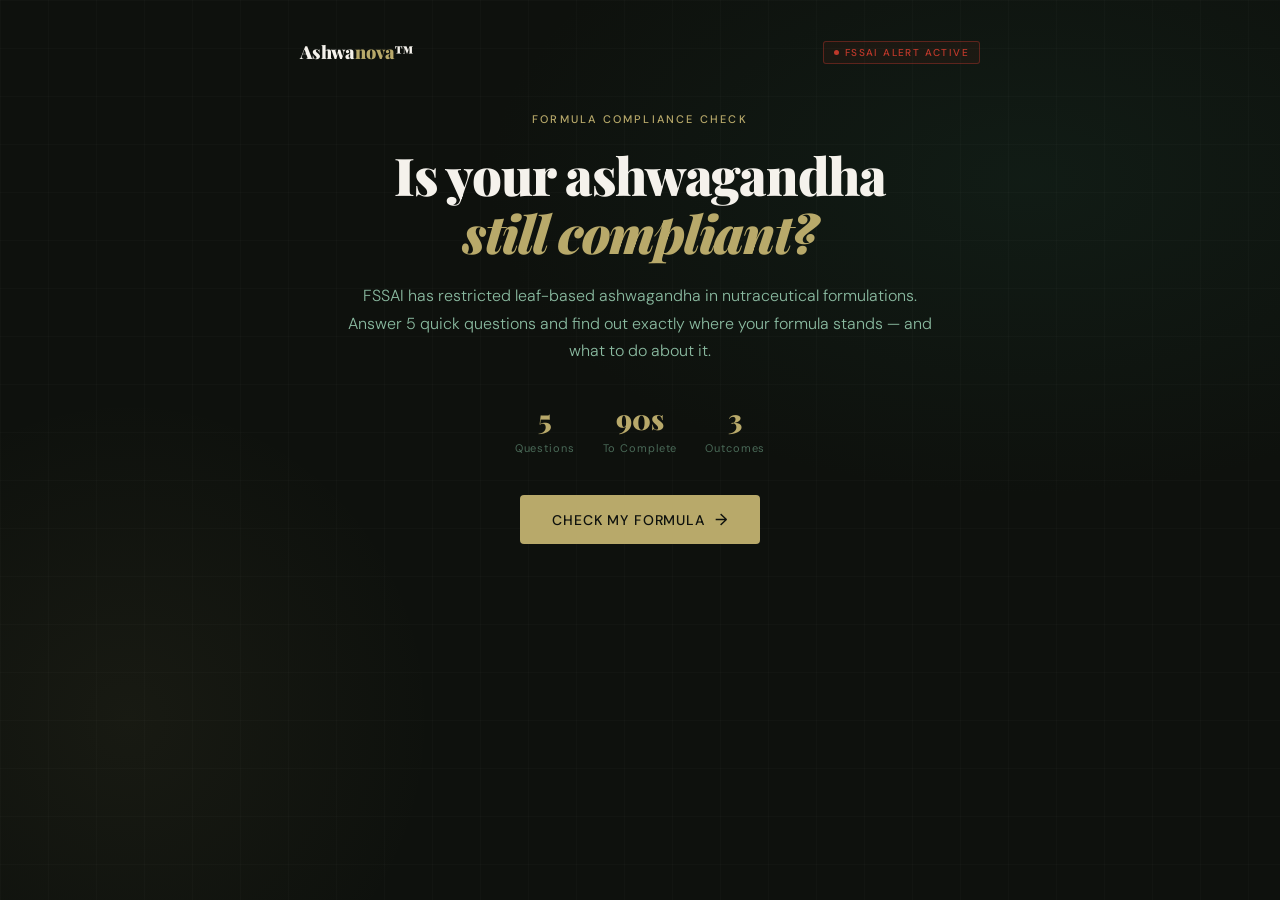
<file: formula-check.html>
<!DOCTYPE html>
<html lang="en">
<head>
<meta charset="UTF-8">
<meta name="viewport" content="width=device-width, initial-scale=1.0">
<title>Formula Compliance Check — Ashwanova</title>
<link href="https://fonts.googleapis.com/css2?family=Playfair+Display:ital,wght@0,700;0,900;1,700&family=DM+Sans:opsz,wght@9..40,300;9..40,400;9..40,500&display=swap" rel="stylesheet">
<style>
*, *::before, *::after { box-sizing: border-box; margin: 0; padding: 0; }

:root {
  --dark:    #0E110D;
  --green:   #1A3C2E;
  --green2:  #224D3A;
  --cream:   #F5F2EC;
  --gold:    #B8A96A;
  --gold2:   #D4C27A;
  --red:     #C0392B;
  --amber:   #C17F24;
  --ok:      #2D7D5A;
  --dimtext: #8ABAA0;
  --muted:   #4A6A58;
  --serif:   'Playfair Display', Georgia, serif;
  --sans:    'DM Sans', sans-serif;
}

html, body {
  background: var(--dark);
  font-family: var(--sans);
  min-height: 100vh;
  color: var(--cream);
  overflow-x: hidden;
}

/* ── BACKGROUND ── */
.bg-layer {
  position: fixed; inset: 0; z-index: 0; pointer-events: none;
  background:
    radial-gradient(ellipse 60% 50% at 80% 20%, rgba(26,60,46,0.25) 0%, transparent 70%),
    radial-gradient(ellipse 40% 60% at 10% 80%, rgba(184,169,106,0.06) 0%, transparent 60%),
    var(--dark);
}
.bg-grid {
  position: fixed; inset: 0; z-index: 0; pointer-events: none;
  background-image:
    linear-gradient(rgba(255,255,255,0.015) 1px, transparent 1px),
    linear-gradient(90deg, rgba(255,255,255,0.015) 1px, transparent 1px);
  background-size: 48px 48px;
}

/* ── WRAPPER ── */
.shell {
  position: relative; z-index: 1;
  min-height: 100vh;
  display: flex; flex-direction: column; align-items: center;
  padding: 40px 20px 80px;
}

/* ── HEADER ── */
.top-bar {
  width: 100%; max-width: 680px;
  display: flex; justify-content: space-between; align-items: center;
  margin-bottom: 48px;
}
.logo {
  font-family: var(--serif);
  font-size: 18px; font-weight: 900;
  letter-spacing: -0.01em;
  color: var(--cream);
}
.logo span { color: var(--gold); }
.fssai-tag {
  font-size: 10px; font-weight: 500;
  letter-spacing: 0.14em; text-transform: uppercase;
  color: var(--red);
  border: 0.5px solid rgba(192,57,43,0.4);
  background: rgba(192,57,43,0.07);
  border-radius: 3px;
  padding: 4px 10px;
  display: flex; align-items: center; gap: 6px;
}
.fssai-tag::before {
  content: ''; width: 5px; height: 5px; border-radius: 50%;
  background: var(--red);
  animation: blink 1.4s ease-in-out infinite;
}
@keyframes blink { 0%,100%{opacity:1} 50%{opacity:0.2} }

/* ── INTRO SCREEN ── */
.intro {
  max-width: 600px; width: 100%;
  text-align: center;
  animation: fadeUp 0.6s ease forwards;
}
.intro .eyebrow {
  font-size: 11px; font-weight: 500;
  letter-spacing: 0.2em; text-transform: uppercase;
  color: var(--gold); margin-bottom: 20px;
}
.intro h1 {
  font-family: var(--serif);
  font-size: clamp(32px, 6vw, 52px);
  font-weight: 900; line-height: 1.12;
  letter-spacing: -0.025em;
  margin-bottom: 20px;
}
.intro h1 em { font-style: italic; color: var(--gold); }
.intro p {
  font-size: 16px; font-weight: 300;
  line-height: 1.7; color: var(--dimtext);
  margin-bottom: 36px;
}
.intro .meta-row {
  display: flex; justify-content: center; gap: 28px;
  margin-bottom: 40px;
}
.intro .meta-item {
  display: flex; flex-direction: column; align-items: center; gap: 4px;
}
.intro .meta-num {
  font-family: var(--serif);
  font-size: 28px; font-weight: 900;
  color: var(--gold);
}
.intro .meta-lbl {
  font-size: 11px; font-weight: 400;
  color: var(--muted); letter-spacing: 0.08em;
}

/* ── BUTTONS ── */
.btn-primary {
  display: inline-flex; align-items: center; gap: 10px;
  background: var(--gold);
  color: var(--dark);
  font-family: var(--sans);
  font-size: 14px; font-weight: 500;
  letter-spacing: 0.06em; text-transform: uppercase;
  padding: 14px 32px;
  border-radius: 4px; border: none;
  cursor: pointer;
  transition: background 0.2s, transform 0.15s;
}
.btn-primary:hover { background: var(--gold2); transform: translateY(-1px); }
.btn-primary .arr { font-size: 16px; }

.btn-ghost {
  display: inline-flex; align-items: center; gap: 8px;
  background: transparent;
  color: var(--dimtext);
  font-family: var(--sans);
  font-size: 13px; font-weight: 400;
  letter-spacing: 0.05em;
  padding: 10px 20px;
  border-radius: 4px;
  border: 0.5px solid rgba(138,186,160,0.25);
  cursor: pointer;
  transition: border-color 0.2s, color 0.2s;
  margin-top: 16px;
}
.btn-ghost:hover { border-color: var(--dimtext); color: var(--cream); }

/* ── PROGRESS BAR ── */
.progress-wrap {
  width: 100%; max-width: 600px;
  margin-bottom: 36px;
}
.progress-meta {
  display: flex; justify-content: space-between;
  font-size: 11px; font-weight: 500;
  letter-spacing: 0.12em; text-transform: uppercase;
  color: var(--muted);
  margin-bottom: 10px;
}
.progress-track {
  height: 3px; background: rgba(255,255,255,0.07);
  border-radius: 2px; overflow: hidden;
}
.progress-fill {
  height: 100%; background: var(--gold);
  border-radius: 2px;
  transition: width 0.5s cubic-bezier(0.4,0,0.2,1);
}

/* ── SCORE BAR ── */
.score-strip {
  width: 100%; max-width: 600px;
  display: flex; gap: 4px;
  margin-bottom: 32px;
}
.score-pip {
  flex: 1; height: 4px; border-radius: 2px;
  background: rgba(255,255,255,0.07);
  transition: background 0.4s ease;
}
.score-pip.green { background: var(--ok); }
.score-pip.amber { background: var(--amber); }
.score-pip.red   { background: var(--red); }

/* ── QUESTION CARD ── */
.q-card {
  width: 100%; max-width: 600px;
  animation: fadeUp 0.45s ease forwards;
}
.q-card .q-num {
  font-size: 11px; font-weight: 500;
  letter-spacing: 0.16em; text-transform: uppercase;
  color: var(--gold); margin-bottom: 14px;
}
.q-card .q-text {
  font-family: var(--serif);
  font-size: clamp(20px, 3.5vw, 28px);
  font-weight: 700; line-height: 1.25;
  letter-spacing: -0.015em;
  margin-bottom: 10px;
}
.q-card .q-sub {
  font-size: 13px; font-weight: 300;
  color: var(--dimtext); line-height: 1.6;
  margin-bottom: 32px;
}

/* ── OPTIONS ── */
.options { display: flex; flex-direction: column; gap: 10px; }

.opt {
  display: flex; align-items: center; gap: 16px;
  background: rgba(255,255,255,0.03);
  border: 0.5px solid rgba(255,255,255,0.09);
  border-radius: 8px;
  padding: 16px 20px;
  cursor: pointer;
  transition: border-color 0.2s, background 0.2s, transform 0.15s;
  position: relative; overflow: hidden;
}
.opt:hover {
  border-color: rgba(184,169,106,0.4);
  background: rgba(184,169,106,0.05);
  transform: translateX(4px);
}
.opt.selected-good {
  border-color: var(--ok);
  background: rgba(45,125,90,0.12);
}
.opt.selected-warn {
  border-color: var(--amber);
  background: rgba(193,127,36,0.12);
}
.opt.selected-bad {
  border-color: var(--red);
  background: rgba(192,57,43,0.12);
}
.opt.selected-neutral {
  border-color: var(--muted);
  background: rgba(74,106,88,0.12);
}
.opt.disabled { pointer-events: none; opacity: 0.45; }

.opt-key {
  width: 28px; height: 28px; flex-shrink: 0;
  border-radius: 50%;
  border: 0.5px solid rgba(255,255,255,0.15);
  display: flex; align-items: center; justify-content: center;
  font-size: 11px; font-weight: 500;
  color: var(--muted); letter-spacing: 0;
  transition: all 0.2s;
}
.opt:hover .opt-key { border-color: var(--gold); color: var(--gold); }
.opt.selected-good .opt-key { background: var(--ok); border-color: var(--ok); color: #fff; }
.opt.selected-warn .opt-key { background: var(--amber); border-color: var(--amber); color: #fff; }
.opt.selected-bad  .opt-key { background: var(--red); border-color: var(--red); color: #fff; }
.opt.selected-neutral .opt-key { background: var(--muted); border-color: var(--muted); color: #fff; }

.opt-text {
  font-size: 15px; font-weight: 400;
  color: var(--cream); line-height: 1.4;
  flex: 1;
}
.opt-note {
  font-size: 11px; font-weight: 300;
  color: var(--dimtext);
  display: block; margin-top: 3px;
}
.opt-badge {
  font-size: 10px; font-weight: 500;
  letter-spacing: 0.1em; text-transform: uppercase;
  padding: 3px 8px; border-radius: 3px;
  flex-shrink: 0;
}
.badge-green { background: rgba(45,125,90,0.2); color: #5DC990; border: 0.5px solid rgba(45,125,90,0.3); }
.badge-amber { background: rgba(193,127,36,0.2); color: #DBA040; border: 0.5px solid rgba(193,127,36,0.3); }
.badge-red   { background: rgba(192,57,43,0.2);  color: #E06050; border: 0.5px solid rgba(192,57,43,0.3); }
.badge-grey  { background: rgba(74,106,88,0.2);  color: var(--dimtext); border: 0.5px solid rgba(74,106,88,0.3); }

/* ── INSIGHT BOX ── */
.insight-box {
  margin-top: 20px;
  border-radius: 8px;
  padding: 16px 20px;
  font-size: 13px; font-weight: 300;
  line-height: 1.6;
  animation: fadeUp 0.35s ease forwards;
  display: none;
}
.insight-box.show { display: block; }
.insight-box.green { background: rgba(45,125,90,0.1); border: 0.5px solid rgba(45,125,90,0.25); color: #7ADAA8; }
.insight-box.amber { background: rgba(193,127,36,0.1); border: 0.5px solid rgba(193,127,36,0.25); color: #DBA040; }
.insight-box.red   { background: rgba(192,57,43,0.1);  border: 0.5px solid rgba(192,57,43,0.25); color: #E08070; }
.insight-box.neutral { background: rgba(74,106,88,0.1); border: 0.5px solid rgba(74,106,88,0.25); color: var(--dimtext); }
.insight-box strong { font-weight: 500; }

.next-btn-wrap { margin-top: 28px; display: none; }
.next-btn-wrap.show { display: block; }

/* ── RESULTS SCREEN ── */
.results {
  width: 100%; max-width: 600px;
  animation: fadeUp 0.6s ease forwards;
  display: none;
}
.results.show { display: block; }

.result-header {
  text-align: center;
  margin-bottom: 36px;
}
.result-icon {
  width: 72px; height: 72px;
  border-radius: 50%;
  display: flex; align-items: center; justify-content: center;
  font-size: 28px;
  margin: 0 auto 20px;
}
.result-icon.red-icon    { background: rgba(192,57,43,0.15); border: 0.5px solid rgba(192,57,43,0.3); }
.result-icon.amber-icon  { background: rgba(193,127,36,0.15); border: 0.5px solid rgba(193,127,36,0.3); }
.result-icon.green-icon  { background: rgba(45,125,90,0.15);  border: 0.5px solid rgba(45,125,90,0.3); }

.result-rating {
  font-size: 11px; font-weight: 500;
  letter-spacing: 0.2em; text-transform: uppercase;
  margin-bottom: 12px;
}
.result-rating.red   { color: #E06050; }
.result-rating.amber { color: #DBA040; }
.result-rating.green { color: #5DC990; }

.result-headline {
  font-family: var(--serif);
  font-size: clamp(24px, 4vw, 36px);
  font-weight: 900; line-height: 1.15;
  letter-spacing: -0.02em;
  margin-bottom: 14px;
}
.result-sub {
  font-size: 15px; font-weight: 300;
  color: var(--dimtext); line-height: 1.7;
}

/* ── SCORE CARD ── */
.score-card {
  background: rgba(255,255,255,0.03);
  border: 0.5px solid rgba(255,255,255,0.09);
  border-radius: 10px;
  padding: 24px 28px;
  margin-bottom: 20px;
}
.score-card .sc-label {
  font-size: 10px; font-weight: 500;
  letter-spacing: 0.16em; text-transform: uppercase;
  color: var(--muted); margin-bottom: 16px;
}
.score-row {
  display: flex; align-items: center;
  justify-content: space-between;
  padding: 10px 0;
  border-bottom: 0.5px solid rgba(255,255,255,0.05);
}
.score-row:last-child { border-bottom: none; }
.score-row .sr-q {
  font-size: 13px; font-weight: 400;
  color: var(--dimtext); flex: 1;
}
.score-row .sr-v {
  font-size: 12px; font-weight: 500;
  padding: 3px 10px; border-radius: 3px;
  margin-left: 12px;
}
.sr-green { background: rgba(45,125,90,0.2); color: #5DC990; }
.sr-amber { background: rgba(193,127,36,0.2); color: #DBA040; }
.sr-red   { background: rgba(192,57,43,0.2); color: #E06050; }
.sr-grey  { background: rgba(74,106,88,0.15); color: var(--dimtext); }

/* ── COMPLIANCE METER ── */
.meter-wrap {
  background: rgba(255,255,255,0.03);
  border: 0.5px solid rgba(255,255,255,0.09);
  border-radius: 10px;
  padding: 24px 28px;
  margin-bottom: 20px;
  text-align: center;
}
.meter-wrap .sc-label {
  font-size: 10px; font-weight: 500;
  letter-spacing: 0.16em; text-transform: uppercase;
  color: var(--muted); margin-bottom: 20px;
}
.meter-arc {
  position: relative;
  width: 160px; height: 80px;
  margin: 0 auto 16px;
}
.meter-arc svg { width: 160px; height: 80px; overflow: visible; }
.meter-score-num {
  font-family: var(--serif);
  font-size: 32px; font-weight: 900;
  margin-bottom: 4px;
}
.meter-score-lbl {
  font-size: 12px; font-weight: 400;
  color: var(--dimtext);
}

/* ── CTA BLOCK ── */
.cta-block {
  background: linear-gradient(135deg, rgba(26,60,46,0.5) 0%, rgba(14,17,13,0.8) 100%);
  border: 0.5px solid rgba(184,169,106,0.2);
  border-radius: 10px;
  padding: 28px;
  margin-bottom: 20px;
  text-align: center;
}
.cta-block h3 {
  font-family: var(--serif);
  font-size: 22px; font-weight: 700;
  margin-bottom: 10px;
}
.cta-block p {
  font-size: 14px; font-weight: 300;
  color: var(--dimtext); line-height: 1.6;
  margin-bottom: 24px;
}
.cta-buttons { display: flex; gap: 12px; justify-content: center; flex-wrap: wrap; }

/* ── EMAIL CAPTURE ── */
.email-block {
  background: rgba(255,255,255,0.03);
  border: 0.5px solid rgba(255,255,255,0.09);
  border-radius: 10px;
  padding: 24px 28px;
  margin-bottom: 20px;
}
.email-block .sc-label {
  font-size: 10px; font-weight: 500;
  letter-spacing: 0.16em; text-transform: uppercase;
  color: var(--muted); margin-bottom: 14px;
}
.email-block p {
  font-size: 14px; font-weight: 300;
  color: var(--dimtext); line-height: 1.6;
  margin-bottom: 18px;
}
.email-row { display: flex; gap: 10px; }
.email-input {
  flex: 1;
  background: rgba(255,255,255,0.05);
  border: 0.5px solid rgba(255,255,255,0.12);
  border-radius: 4px;
  color: var(--cream);
  font-family: var(--sans);
  font-size: 14px; font-weight: 300;
  padding: 12px 16px;
  outline: none;
  transition: border-color 0.2s;
}
.email-input::placeholder { color: var(--muted); }
.email-input:focus { border-color: var(--gold); }
.btn-submit {
  background: var(--gold);
  color: var(--dark);
  font-family: var(--sans);
  font-size: 13px; font-weight: 500;
  letter-spacing: 0.06em;
  padding: 12px 20px;
  border-radius: 4px; border: none;
  cursor: pointer;
  white-space: nowrap;
  transition: background 0.2s;
}
.btn-submit:hover { background: var(--gold2); }
.email-sent {
  display: none;
  font-size: 14px; color: #5DC990;
  font-weight: 300;
  margin-top: 10px;
}
.email-sent.show { display: block; }

.restart-link {
  text-align: center;
  font-size: 12px; color: var(--muted);
  cursor: pointer; letter-spacing: 0.05em;
  margin-top: 8px;
  transition: color 0.2s;
}
.restart-link:hover { color: var(--dimtext); }

/* ── ANIMATIONS ── */
@keyframes fadeUp {
  from { opacity:0; transform:translateY(16px); }
  to   { opacity:1; transform:translateY(0); }
}
.screen { display: none; }
.screen.active { display: flex; flex-direction: column; align-items: center; width: 100%; }

/* ── SHIMMER ON LOAD ── */
.intro { opacity: 0; animation: fadeUp 0.7s 0.1s ease forwards; }
</style>
</head>
<body>

<div class="bg-layer"></div>
<div class="bg-grid"></div>

<div class="shell">

  <div class="top-bar">
    <div class="logo">Ashwa<span>nova</span>™</div>
    <div class="fssai-tag">FSSAI Alert Active</div>
  </div>

  <!-- ══ INTRO SCREEN ══ -->
  <div class="screen active" id="screen-intro">
    <div class="intro">
      <div class="eyebrow">Formula Compliance Check</div>
      <h1>Is your ashwagandha<br><em>still compliant?</em></h1>
      <p>FSSAI has restricted leaf-based ashwagandha in nutraceutical formulations. Answer 5 quick questions and find out exactly where your formula stands — and what to do about it.</p>
      <div class="meta-row">
        <div class="meta-item">
          <div class="meta-num">5</div>
          <div class="meta-lbl">Questions</div>
        </div>
        <div class="meta-item">
          <div class="meta-num">90s</div>
          <div class="meta-lbl">To Complete</div>
        </div>
        <div class="meta-item">
          <div class="meta-num">3</div>
          <div class="meta-lbl">Outcomes</div>
        </div>
      </div>
      <button class="btn-primary" onclick="startGame()">
        Check My Formula <span class="arr">→</span>
      </button>
    </div>
  </div>

  <!-- ══ QUESTION SCREEN ══ -->
  <div class="screen" id="screen-question">

    <div class="progress-wrap">
      <div class="progress-meta">
        <span id="q-label">Question 1 of 5</span>
        <span id="q-score-live">Score: 0</span>
      </div>
      <div class="progress-track">
        <div class="progress-fill" id="prog-fill" style="width:0%"></div>
      </div>
    </div>

    <div class="score-strip" id="score-strip">
      <div class="score-pip" id="pip-0"></div>
      <div class="score-pip" id="pip-1"></div>
      <div class="score-pip" id="pip-2"></div>
      <div class="score-pip" id="pip-3"></div>
      <div class="score-pip" id="pip-4"></div>
    </div>

    <div class="q-card" id="q-card">
      <!-- dynamically populated -->
    </div>

  </div>

  <!-- ══ RESULTS SCREEN ══ -->
  <div class="screen" id="screen-results">
    <div class="results show" id="results-block">
      <!-- dynamically populated -->
    </div>
  </div>

</div>

<script>
// ── QUESTIONS ──
const questions = [
  {
    id: 0,
    num: "01 / 05",
    text: "What part of the ashwagandha plant does your current extract use?",
    sub: "This is the most critical compliance question following FSSAI's updated guidelines.",
    options: [
      { text: "Root only",              note: "Fully aligned with FSSAI guidelines",     badge: "badge-green", level: "good",    points: 2, insight: "<strong>Root-only is the gold standard.</strong> FSSAI's restriction explicitly targets leaf-derived extracts. Root-only formulations are fully compliant and carry no regulatory risk.", color: "green" },
      { text: "Root + Leaf blend",      note: "Mixed extract — compliance risk",          badge: "badge-amber", level: "warn",    points: 1, insight: "<strong>Blended extracts are at risk.</strong> Any leaf content in your extract now creates a compliance vulnerability under FSSAI's updated guidelines. Reformulation is advised.", color: "amber" },
      { text: "Leaf extract",           note: "Non-compliant under FSSAI guidelines",     badge: "badge-red",   level: "bad",     points: 0, insight: "<strong>Immediate compliance risk.</strong> Leaf-based ashwagandha is now restricted by FSSAI in nutraceutical formulations. Your current formula is at risk of non-compliance.", color: "red" },
      { text: "I don't know",           note: "Supply chain transparency gap",            badge: "badge-grey",  level: "neutral", points: 0, insight: "<strong>Not knowing is itself a risk signal.</strong> If you can't confirm plant part used, your supplier's CoA needs urgent review. FSSAI compliance requires documented root-only sourcing.", color: "neutral" }
    ]
  },
  {
    id: 1,
    num: "02 / 05",
    text: "Is your withanolide content standardised to USP specifications?",
    sub: "USP standardisation defines the quality and consistency benchmark for withanolide content.",
    options: [
      { text: "Yes — standardised to ≥4% USP withanolides", note: "Full USP compliance",                    badge: "badge-green", level: "good",    points: 2, insight: "<strong>USP standardisation is the benchmark.</strong> ≥4% total withanolides covering 10 USP bioactives, verified via LC-MS/MS, gives brands the strongest claim foundation.", color: "green" },
      { text: "Standardised but not to USP spec",           note: "Partial quality signal",                 badge: "badge-amber", level: "warn",    points: 1, insight: "<strong>Non-USP standardisation creates claim gaps.</strong> Regulators and sophisticated buyers increasingly expect USP as the quality baseline. This may limit your market access.", color: "amber" },
      { text: "No standardisation",                         note: "Significant quality gap",                badge: "badge-red",   level: "bad",     points: 0, insight: "<strong>Unstandardised extracts carry serious risk.</strong> Without USP standardisation, batch-to-batch consistency is unverifiable — undermining clinical claims and buyer confidence.", color: "red" },
      { text: "Not sure",                                   note: "Supplier verification needed",           badge: "badge-grey",  level: "neutral", points: 0, insight: "<strong>Confirm with your supplier immediately.</strong> USP standardisation must be documented in your CoA. If it's not listed, it probably isn't there.", color: "neutral" }
    ]
  },
  {
    id: 2,
    num: "03 / 05",
    text: "Has your current extract been independently third-party tested?",
    sub: "Third-party testing is the credibility signal that brand owners cannot self-certify.",
    options: [
      { text: "Yes — tested by Eurofins or equivalent accredited lab", note: "Gold standard verification",    badge: "badge-green", level: "good",    points: 2, insight: "<strong>Eurofins-level testing is the credibility benchmark.</strong> Accredited third-party testing removes the conflict of interest that comes with supplier self-certification.", color: "green" },
      { text: "Yes — internal quality testing only",                   note: "Supplier-only — trust gap",    badge: "badge-amber", level: "warn",    points: 1, insight: "<strong>Internal testing has a conflict of interest problem.</strong> Sophisticated buyers and regulators increasingly require third-party verification. This will be questioned.", color: "amber" },
      { text: "No third-party testing",                                note: "Critical credibility gap",     badge: "badge-red",   level: "bad",     points: 0, insight: "<strong>No third-party testing is a significant liability.</strong> In a post-FSSAI environment, brands are under greater scrutiny. The absence of independent verification will surface.", color: "red" },
      { text: "I'm not sure",                                          note: "Supplier check required",      badge: "badge-grey",  level: "neutral", points: 0, insight: "<strong>If you don't know, your supplier probably doesn't either.</strong> Third-party CoAs from accredited labs should be standard documentation — request them immediately.", color: "neutral" }
    ]
  },
  {
    id: 3,
    num: "04 / 05",
    text: "Do you have pharmacokinetic (PK) data for your ashwagandha extract?",
    sub: "PK data — showing how withanolides behave in human plasma — is the rarest and most differentiating proof point.",
    options: [
      { text: "Yes — published PK study in peer-reviewed journal", note: "Category-leading differentiator",  badge: "badge-green", level: "good",    points: 2, insight: "<strong>Published PK data is extremely rare in this category.</strong> It demonstrates not just that your extract contains withanolides — but that they enter the bloodstream, reach peak levels, and sustain over time.", color: "green" },
      { text: "Yes — internal PK data, unpublished",              note: "Valuable but not fully credible",  badge: "badge-amber", level: "warn",    points: 1, insight: "<strong>Internal PK data is a start.</strong> But unpublished studies can't be independently verified and carry limited weight with scientific buyers. Publication strengthens the claim significantly.", color: "amber" },
      { text: "No PK data available",                             note: "Bioavailability unproven",         badge: "badge-red",   level: "bad",     points: 0, insight: "<strong>Without PK data, bioavailability is assumed, not proven.</strong> As the ingredient category matures, brands claiming efficacy without plasma-level evidence will face increasing scrutiny.", color: "red" },
      { text: "What is PK data?",                                 note: "Education needed",                 badge: "badge-grey",  level: "neutral", points: 0, insight: "<strong>Pharmacokinetic data tracks how an ingredient behaves in human plasma.</strong> For ashwagandha, it answers: do withanolides actually reach the bloodstream? At what levels? For how long? This is the next frontier of ingredient proof.", color: "neutral" }
    ]
  },
  {
    id: 4,
    num: "05 / 05",
    text: "Does your current ashwagandha ingredient have a Clean Label Project certification?",
    sub: "Consumer trust is increasingly driven by third-party certification — not just brand claims.",
    options: [
      { text: "Yes — Clean Label Project Certified",           note: "Consumer trust fully activated",      badge: "badge-green", level: "good",    points: 2, insight: "<strong>Clean Label Project certification is the consumer trust signal.</strong> It tells your end buyer that the product has been independently verified for purity, contaminants, and label accuracy.", color: "green" },
      { text: "No — but we're considering it",                 note: "Opportunity gap in progress",         badge: "badge-amber", level: "warn",    points: 1, insight: "<strong>Consider prioritising this.</strong> Consumer-facing clean label certifications are increasingly influencing retailer buyer decisions — particularly in premium wellness segments.", color: "amber" },
      { text: "No — and we haven't considered it",             note: "Consumer trust gap",                  badge: "badge-red",   level: "bad",     points: 0, insight: "<strong>The clean label movement is accelerating.</strong> Without independent certification, your brand's 'clean' claims are unverifiable — an increasingly significant liability in the wellness category.", color: "red" },
      { text: "We have a different certification",             note: "Partial — depends on the cert",       badge: "badge-grey",  level: "neutral", points: 1, insight: "<strong>Other certifications have value — but specificity matters.</strong> Clean Label Project is the most widely recognised consumer trust signal for supplement ingredients. It's worth adding alongside any existing certs.", color: "neutral" }
    ]
  }
];

// ── STATE ──
let currentQ  = 0;
let totalScore = 0;
let answers    = [];
let answered   = false;

function startGame() {
  showScreen('screen-question');
  renderQuestion(0);
}

function showScreen(id) {
  document.querySelectorAll('.screen').forEach(s => s.classList.remove('active'));
  document.getElementById(id).classList.add('active');
}

function renderQuestion(idx) {
  answered = false;
  const q = questions[idx];
  const pct = (idx / 5) * 100;

  document.getElementById('q-label').textContent = `Question ${idx + 1} of 5`;
  document.getElementById('q-score-live').textContent = `Score: ${totalScore}`;
  document.getElementById('prog-fill').style.width = pct + '%';

  const card = document.getElementById('q-card');
  card.style.opacity = '0';
  card.style.transform = 'translateY(12px)';

  let optsHTML = q.options.map((o, i) => `
    <div class="opt" id="opt-${i}" onclick="selectOption(${idx}, ${i})">
      <div class="opt-key">${String.fromCharCode(65+i)}</div>
      <div style="flex:1">
        <div class="opt-text">${o.text}</div>
        ${o.note ? `<span class="opt-note">${o.note}</span>` : ''}
      </div>
      <div class="opt-badge ${o.badge}">${o.level === 'good' ? 'Compliant' : o.level === 'warn' ? 'At Risk' : o.level === 'bad' ? 'Non-Compliant' : 'Unknown'}</div>
    </div>
  `).join('');

  card.innerHTML = `
    <div class="q-num">${q.num}</div>
    <div class="q-text">${q.text}</div>
    <div class="q-sub">${q.sub}</div>
    <div class="options">${optsHTML}</div>
    <div class="insight-box" id="insight-box"></div>
    <div class="next-btn-wrap" id="next-wrap">
      <button class="btn-primary" onclick="nextQuestion(${idx})">
        ${idx < 4 ? 'Next Question <span class="arr">→</span>' : 'See My Results <span class="arr">→</span>'}
      </button>
      <button class="btn-ghost" onclick="nextQuestion(${idx})">Skip this question</button>
    </div>
  `;

  requestAnimationFrame(() => {
    card.style.transition = 'opacity 0.4s ease, transform 0.4s ease';
    card.style.opacity = '1';
    card.style.transform = 'translateY(0)';
  });
}

function selectOption(qIdx, oIdx) {
  if (answered) return;
  answered = true;

  const q = questions[qIdx];
  const o = q.options[oIdx];

  answers[qIdx] = { question: q.text, answer: o.text, level: o.level, points: o.points };
  totalScore += o.points;

  // style classes
  const classMap = { good: 'selected-good', warn: 'selected-warn', bad: 'selected-bad', neutral: 'selected-neutral' };
  const pipMap   = { good: 'green', warn: 'amber', bad: 'red', neutral: 'amber' };

  document.querySelectorAll('.opt').forEach((el, i) => {
    if (i === oIdx) el.classList.add(classMap[o.level]);
    else el.classList.add('disabled');
  });

  // insight
  const box = document.getElementById('insight-box');
  box.innerHTML = o.insight;
  box.className = `insight-box show ${o.color}`;

  // score pip
  const pip = document.getElementById(`pip-${qIdx}`);
  pip.classList.add(pipMap[o.level]);

  // live score
  document.getElementById('q-score-live').textContent = `Score: ${totalScore}`;

  // show next
  document.getElementById('next-wrap').classList.add('show');
}

function nextQuestion(current) {
  if (current < 4) {
    currentQ = current + 1;
    renderQuestion(currentQ);
  } else {
    showResults();
  }
}

function showResults() {
  showScreen('screen-results');
  renderResults();
}

function renderResults() {
  const max = 10;
  const pct = Math.round((totalScore / max) * 100);

  let tier, icon, ratingText, headline, sub, ctaHead, ctaBody, ctaBtn;

  if (totalScore <= 3) {
    tier       = 'red';
    icon       = '⚠️';
    ratingText = 'High Risk';
    headline   = 'Your formula has significant compliance and efficacy gaps.';
    sub        = 'With FSSAI\'s new restrictions now in effect, your current ashwagandha formulation carries immediate compliance risk. The 90-day reformulation window is open — but closing.';
    ctaHead    = 'Act Now. The window is 90 days.';
    ctaBody    = 'Brands that move to root-only now own the shelf. Ashwanova is ready to ship — root-only, USP standardised, Eurofins tested, PK proven, Clean Label certified.';
    ctaBtn     = 'Talk to Our Team Today';
  } else if (totalScore <= 6) {
    tier       = 'amber';
    icon       = '🔍';
    ratingText = 'Partially Compliant';
    headline   = 'You\'re close — but there are gaps that could expose your brand.';
    sub        = 'Your formulation meets some of the new standard, but one or more gaps could create compliance or credibility risk. A targeted switch could fully close those gaps and significantly strengthen your clinical story.';
    ctaHead    = 'Close the gaps before your next run.';
    ctaBody    = 'Ashwanova fills every gap identified in your assessment — root-only, USP standardised, Eurofins tested, PK-proven, Clean Label certified. Let\'s build the case together.';
    ctaBtn     = 'Download the Compliance Brief';
  } else {
    tier       = 'green';
    icon       = '✓';
    ratingText = 'Compliant & Competitive';
    headline   = 'Your formulation meets the new standard. Now outrun everyone else.';
    sub        = 'You\'re ahead of most brands right now — but the market is catching up fast. The question shifts from compliance to competitive advantage. Are you getting everything from your ashwagandha?';
    ctaHead    = 'Compliant is the floor. Exceptional is the ceiling.';
    ctaBody    = 'Ashwanova\'s sustained release and published PK data can take a compliant formula to a category-defining one. Request a sample and see the difference.';
    ctaBtn     = 'Request a Sample';
  }

  // Score rows
  const qShort = ["Plant part used", "USP standardisation", "Third-party testing", "PK / plasma data", "Clean Label cert"];
  const scoreRowsHTML = answers.map((a, i) => {
    if (!a) return `<div class="score-row"><div class="sr-q">${qShort[i]}</div><div class="sr-v sr-grey">Skipped</div></div>`;
    const cls = a.level === 'good' ? 'sr-green' : a.level === 'warn' ? 'sr-amber' : a.level === 'bad' ? 'sr-red' : 'sr-grey';
    const label = a.level === 'good' ? 'Compliant' : a.level === 'warn' ? 'At Risk' : a.level === 'bad' ? 'Gap' : 'Unknown';
    return `<div class="score-row"><div class="sr-q">${qShort[i] || ('Q'+(i+1))}</div><div class="sr-v ${cls}">${label}</div></div>`;
  }).join('');

  // Arc SVG
  const arcColor = tier === 'green' ? '#2D7D5A' : tier === 'amber' ? '#C17F24' : '#C0392B';
  const circumference = Math.PI * 70; // half circle r=70
  const dashLen = (pct / 100) * circumference;

  document.getElementById('results-block').innerHTML = `
    <div class="result-header">
      <div class="result-icon ${tier}-icon">${icon}</div>
      <div class="result-rating ${tier}">${ratingText} — ${totalScore} / ${max}</div>
      <div class="result-headline">${headline}</div>
      <div class="result-sub">${sub}</div>
    </div>

    <div class="meter-wrap">
      <div class="sc-label">Compliance Score</div>
      <div class="meter-arc">
        <svg viewBox="-10 -10 180 100">
          <path d="M 0 80 A 80 80 0 0 1 160 80" fill="none" stroke="rgba(255,255,255,0.07)" stroke-width="8" stroke-linecap="round"/>
          <path d="M 0 80 A 80 80 0 0 1 160 80" fill="none" stroke="${arcColor}" stroke-width="8" stroke-linecap="round"
            stroke-dasharray="${dashLen} ${circumference}" style="transition: stroke-dasharray 1s cubic-bezier(0.4,0,0.2,1) 0.3s;"/>
        </svg>
      </div>
      <div class="meter-score-num" style="color:${arcColor}">${pct}%</div>
      <div class="meter-score-lbl">compliance confidence rating</div>
    </div>

    <div class="score-card">
      <div class="sc-label">Your Assessment Breakdown</div>
      ${scoreRowsHTML}
    </div>

    <div class="cta-block">
      <h3>${ctaHead}</h3>
      <p>${ctaBody}</p>
      <div class="cta-buttons">
        <button class="btn-primary">${ctaBtn} <span class="arr">→</span></button>
      </div>
      <div style="margin-top:16px; font-size:13px; color:var(--muted);">
        → <a href="mailto:sales@nutriventia.com" style="color:var(--gold); text-decoration:none;">sales@nutriventia.com</a>
        &nbsp;&nbsp;|&nbsp;&nbsp;
        → <span style="color:var(--gold);">[your-landing-page-url]</span>
      </div>
    </div>

    <div class="email-block">
      <div class="sc-label">Get Your Full Compliance Report</div>
      <p>We'll email you a personalised PDF with your full assessment, the FSSAI brief, and a reformulation roadmap — no sales pitch, just the facts.</p>
      <div class="email-row">
        <input type="email" class="email-input" id="email-input" placeholder="your@company.com">
        <button class="btn-submit" onclick="submitEmail()">Send Report</button>
      </div>
      <div class="email-sent" id="email-sent">✓ Report on its way — check your inbox within 24 hours.</div>
    </div>

    <div class="restart-link" onclick="restartGame()">↩ Retake the assessment</div>
  `;

  // Animate arc after paint
  setTimeout(() => {
    const arc = document.querySelector('.meter-arc path:last-child');
    if (arc) arc.style.strokeDasharray = `${dashLen} ${circumference}`;
  }, 100);
}

function submitEmail() {
  const val = document.getElementById('email-input').value;
  if (!val || !val.includes('@')) {
    document.getElementById('email-input').style.borderColor = 'var(--red)';
    return;
  }
  document.getElementById('email-sent').classList.add('show');
  document.getElementById('email-input').style.opacity = '0.4';
  document.querySelector('.btn-submit').style.opacity = '0.4';
  document.querySelector('.btn-submit').disabled = true;
  // In production: POST to sales@nutriventia.com or CRM endpoint
}

function restartGame() {
  currentQ = 0; totalScore = 0; answers = [];
  for (let i = 0; i < 5; i++) {
    const pip = document.getElementById(`pip-${i}`);
    if (pip) pip.className = 'score-pip';
  }
  showScreen('screen-question');
  renderQuestion(0);
}
</script>

</body>
</html>
</file>
